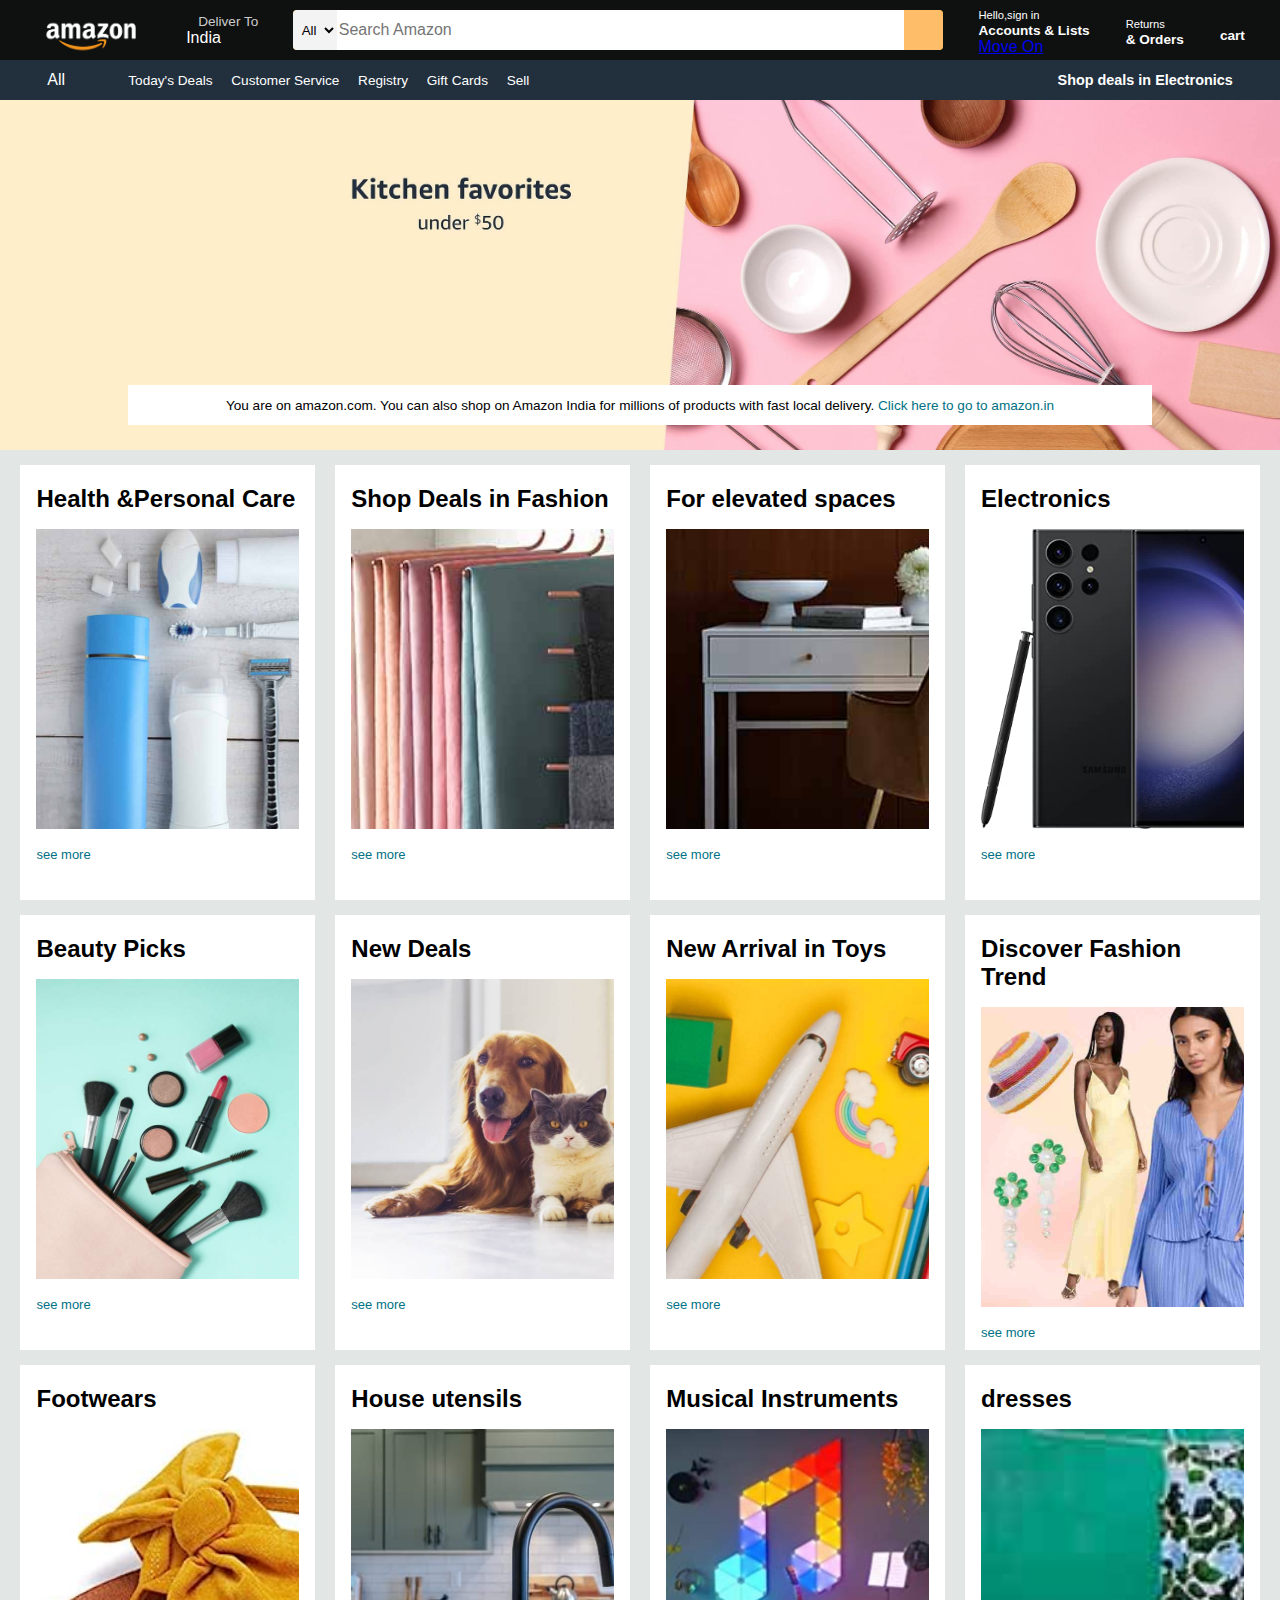
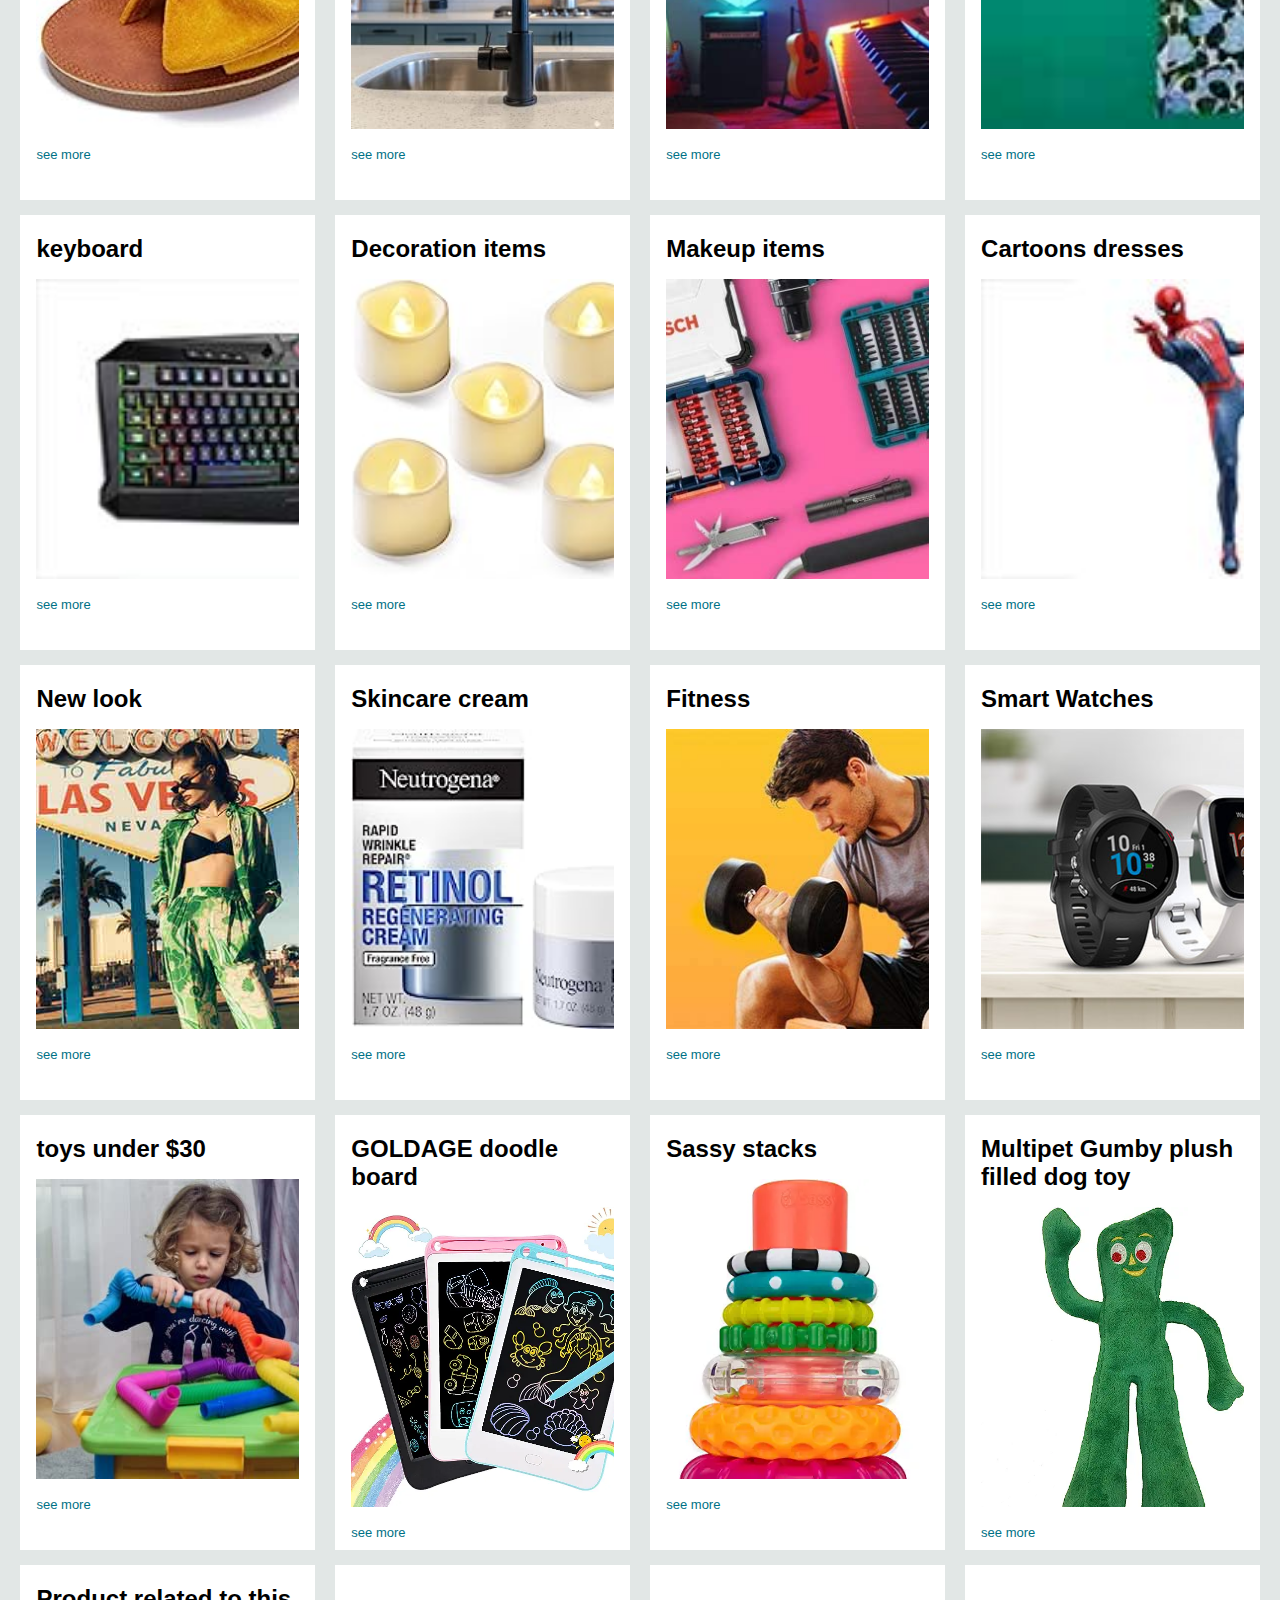
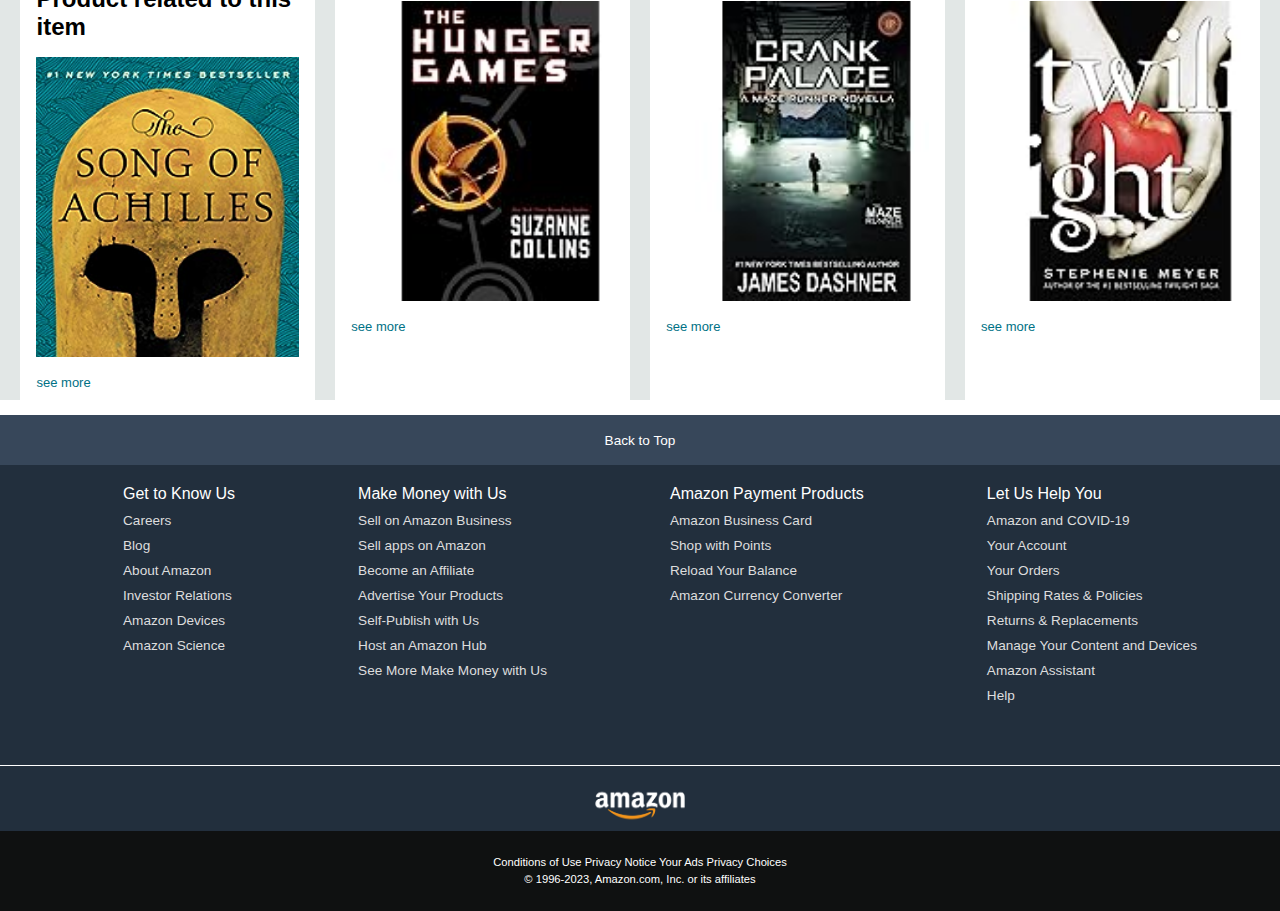
<file: index.html>
<!DOCTYPE html>
<html lang="en">
  <head>
    <meta charset="UTF-8" />
    <meta name="viewport" content="width=device-width, initial-scale=1.0" />
    <title>Amazon</title>
    <link
      rel="stylesheet"
      href="https://cdnjs.cloudflare.com/ajax/libs/font-awesome/6.4.0/css/all.min.css"
      integrity="sha512-iecdLmaskl7CVkqkXNQ/ZH/XLlvWZOJyj7Yy7tcenmpD1ypASozpmT/E0iPtmFIB46ZmdtAc9eNBvH0H/ZpiBw=="
      crossorigin="anonymous"
      referrerpolicy="no-referrer"
    />
    <link rel="stylesheet" href="amazon.css" />
  </head>
  <body>
    <header>
      <div class="navbar">
        <div class="navlogo border">
          <div class="logo"></div>
        </div>
        <div class="box2-loc border">
          <p class="box2-first">Deliver To</p>
          <div class="map">
            <i class="fa-solid fa-location-dot"></i>
            <p class="box2-second">India</p>
          </div>
        </div>
        <div class="nav-search">
          <select class="box3-select">
            <option>All</option>
          </select>
          <input class="box3-search" placeholder="Search Amazon" />
          <div class="box3-icon">
            <i class="fa-solid fa-magnifying-glass"></i>
          </div>
        </div>
        <div class="box4-signin border">
          <p><span>Hello,sign in</span></p>
          <p class="box4-account">Accounts & Lists</p>
          <a href="./allFiles/2_photo.jpg"> Move On </a>
        </div>
        <div class="box5-order border">
          <p><span>Returns</span></p>
          <p class="box4-account">& Orders</p>
        </div>
        <div class="box6-cart border">
          <i class="fa-solid fa-cart-arrow-down"></i>

          cart
        </div>
      </div>

      <div class="panel">
        <div class="panel-all border">
          <i class="fa-solid fa-bars"></i>
          All
        </div>
        <div class="deals border">
          <p>Today's Deals</p>
          <p>Customer Service</p>
          <p>Registry</p>
          <p>Gift Cards</p>
          <p>Sell</p>
        </div>
        <div class="panel-last border">Shop deals in Electronics</div>
      </div>
    </header>
    <div class="hero_section">
      <div class="hero">
        <p>
          You are on amazon.com. You can also shop on Amazon India for millions
          of products with fast local delivery.
          <a> Click here to go to amazon.in</a>
        </p>
      </div>
    </div>

    <div class="shop_section">
      <div class="box">
        <div class="shopbox_1">
          <h2>Health &Personal Care</h2>
          <div
            class="box-img"
            style="background-image: url('./allFiles/box2_image.jpg')"
          ></div>
          <a>see more</a>
        </div>
      </div>
      <div class="box">
        <div class="shopbox_1">
          <h2>Shop Deals in Fashion</h2>
          <div
            class="box-img"
            style="background-image: url('./allFiles/box1_image.jpg')"
          ></div>
          <a>see more</a>
        </div>
      </div>

      <div class="box">
        <div class="shopbox_1">
          <h2>For elevated spaces</h2>
          <div
            class="box-img"
            style="background-image: url('./allFiles/box3_image.jpg')"
          ></div>
          <a>see more</a>
        </div>
      </div>

      <div class="box">
        <div class="shopbox_1">
          <h2>Electronics</h2>
          <div
            class="box-img"
            style="background-image: url('./allFiles/box4_image.jpg')"
          ></div>
          <a>see more</a>
        </div>
      </div>
      <div class="box">
        <div class="shopbox_1">
          <h2>Beauty Picks</h2>
          <div
            class="box-img"
            style="background-image: url('./allFiles/box5_image.jpg')"
          ></div>
          <a>see more</a>
        </div>
      </div>
      <div class="box">
        <div class="shopbox_1">
          <h2>New Deals</h2>
          <div
            class="box-img"
            style="background-image: url('./allFiles/box6_image.jpg')"
          ></div>
          <a>see more</a>
        </div>
      </div>

      <div class="box">
        <div class="shopbox_1">
          <h2>New Arrival in Toys</h2>
          <div
            class="box-img"
            style="background-image: url('./allFiles/box7_image.jpg')"
          ></div>
          <a>see more</a>
        </div>
      </div>

      <div class="box">
        <div class="shopbox_1">
          <h2>Discover Fashion Trend</h2>
          <div
            class="box-img"
            style="background-image: url('./allFiles/box8_image.jpg')"
          ></div>
          <a>see more</a>
        </div>
      </div>

      <div class="box">
        <div class="shopbox_1">
          <h2>Footwears</h2>
          <div
            class="box-img"
            style="background-image: url('./allFiles/box_9.jpg')"
          ></div>
          <a>see more</a>
        </div>
      </div>

      <div class="box">
        <div class="shopbox_1">
          <h2>House utensils</h2>
          <div
            class="box-img"
            style="background-image: url('./allFiles/box_10.jpg')"
          ></div>
          <a>see more</a>
        </div>
      </div>

      <div class="box">
        <div class="shopbox_1">
          <h2>Musical Instruments</h2>
          <div
            class="box-img"
            style="background-image: url('./allFiles/box_11.jpg')"
          ></div>
          <a>see more</a>
        </div>
      </div>

      <div class="box">
        <div class="shopbox_1">
          <h2>dresses</h2>
          <div
            class="box-img"
            style="background-image: url('./allFiles/box_12.jpg')"
          ></div>
          <a>see more</a>
        </div>
      </div>

      <div class="box">
        <div class="shopbox_1">
          <h2>keyboard</h2>
          <div
            class="box-img"
            style="background-image: url('./allFiles/box_13.jpg')"
          ></div>
          <a>see more</a>
        </div>
      </div>

      <div class="box">
        <div class="shopbox_1">
          <h2>Decoration items</h2>
          <div
            class="box-img"
            style="background-image: url('./allFiles/box_14.jpg')"
          ></div>
          <a>see more</a>
        </div>
      </div>

      <div class="box">
        <div class="shopbox_1">
          <h2>Makeup items</h2>
          <div
            class="box-img"
            style="background-image: url('./allFiles/box_16.jpg')"
          ></div>
          <a>see more</a>
        </div>
      </div>

      <div class="box">
        <div class="shopbox_1">
          <h2>Cartoons dresses</h2>
          <div
            class="box-img"
            style="background-image: url('./allFiles/box_17.jpg')"
          ></div>
          <a>see more</a>
        </div>
      </div>

      <div class="box">
        <div class="shopbox_1">
          <h2>New look</h2>
          <div
            class="box-img"
            style="background-image: url('./allFiles/box_20.jpg')"
          ></div>
          <a>see more</a>
        </div>
      </div>

      <div class="box">
        <div class="shopbox_1">
          <h2>Skincare cream</h2>
          <div
            class="box-img"
            style="background-image: url('./allFiles/box_21.jpg')"
          ></div>
          <a>see more</a>
        </div>
      </div>

      <div class="box">
        <div class="shopbox_1">
          <h2>Fitness</h2>
          <div
            class="box-img"
            style="background-image: url('./allFiles/box_22.jpg')"
          ></div>
          <a>see more</a>
        </div>
      </div>

      <div class="box">
        <div class="shopbox_1">
          <h2>Smart Watches</h2>
          <div
            class="box-img"
            style="background-image: url('./allFiles/box_23.jpg')"
          ></div>
          <a>see more</a>
        </div>
      </div>
      <div class="box">
        <div class="shopbox_1">
          <h2>toys under $30</h2>
          <div
            class="box-img"
            style="background-image: url('./allFiles/toysunder$30.jpg')"
          ></div>
          <a>see more</a>
        </div>
      </div>
      <div class="box">
        <div class="shopbox_1">
          <h2>GOLDAGE doodle board</h2>
          <div
            class="box-img"
            style="background-image: url('./allFiles/GOLDAGEdoodleboard.webp')"
          ></div>
          <a>see more</a>
        </div>
      </div>
      <div class="box">
        <div class="shopbox_1">
          <h2>Sassy stacks</h2>
          <div
            class="box-img"
            style="background-image: url('./allFiles/Sassy\ stacks.webp ')"
          ></div>
          <a>see more</a>
        </div>
      </div>
      <div class="box">
        <div class="shopbox_1">
          <h2>Multipet Gumby plush filled dog toy</h2>
          <div
            class="box-img"
            style="
              background-image: url('./allFiles/Multipet\ Gumby\ plush\ filled\ dog\ toy.webp');
            "
          ></div>
          <a>see more</a>
        </div>
      </div>
      <div class="box">
        <div class="shopbox_1">
          <h2>Product related to this item</h2>
          <div
            class="box-img"
            style="background-image: url('./allFiles/N1.png')"
          ></div>
          <a>see more</a>
        </div>
      </div>
      <div class="box">
        <div class="shopbox_1">
          <h2></h2>
          <div
            class="box-img"
            style="background-image: url('./allFiles/N2.jpg')"
          ></div>
          <a>see more</a>
        </div>
      </div>
      <div class="box">
        <div class="shopbox_1">
          <h2></h2>
          <div
            class="box-img"
            style="background-image: url('./allFiles/N3.jpg')"
          ></div>
          <a>see more</a>
        </div>
      </div>
      <div class="box">
        <div class="shopbox_1">
          <h2></h2>
          <div
            class="box-img"
            style="background-image: url('./allFiles/N4.jpg')"
          ></div>
          <a>see more</a>
        </div>
      </div>
    </div>

    <main></main>
    <footer>
      <div class="foot_panel1">Back to Top</div>
      <div class="foot_panel2">
        <ul>
          <p>Get to Know Us</p>
          <a>Careers</a>
          <a>Blog</a>
          <a>About Amazon</a>
          <a> Investor Relations</a>
          <a>Amazon Devices</a>
          <a>Amazon Science </a>
        </ul>
        <ul>
          <p>Make Money with Us</p>
          <a>Sell on Amazon Business</a>
          <a>Sell apps on Amazon</a>
          <a>Become an Affiliate</a>
          <a>Advertise Your Products</a>
          <a>Self-Publish with Us</a>
          <a>Host an Amazon Hub</a>
          <a>See More Make Money with Us</a>
        </ul>
        <ul>
          <p>Amazon Payment Products</p>
          <a>Amazon Business Card</a>
          <a>Shop with Points</a>
          <a>Reload Your Balance</a>
          <a>Amazon Currency Converter </a>
        </ul>
        <ul>
          <p>Let Us Help You</p>
          <a>Amazon and COVID-19</a>
          <a>Your Account</a>
          <a>Your Orders</a>
          <a>Shipping Rates & Policies </a>
          <a>Returns & Replacements</a>
          <a> Manage Your Content and Devices</a>
          <a>Amazon Assistant</a>
          <a>Help</a>
        </ul>
      </div>
      <div class="foot_panel3">
        <div class="logo"></div>
      </div>

      <div class="foot_panel4">
        <div class="pages">
          <a>Conditions of Use</a>
          <a>Privacy Notice</a>
          <a>Your Ads Privacy Choices</a>
        </div>

        <div class="copyright">
          © 1996-2023, Amazon.com, Inc. or its affiliates
        </div>
      </div>
    </footer>
  </body>
</html>
</file>
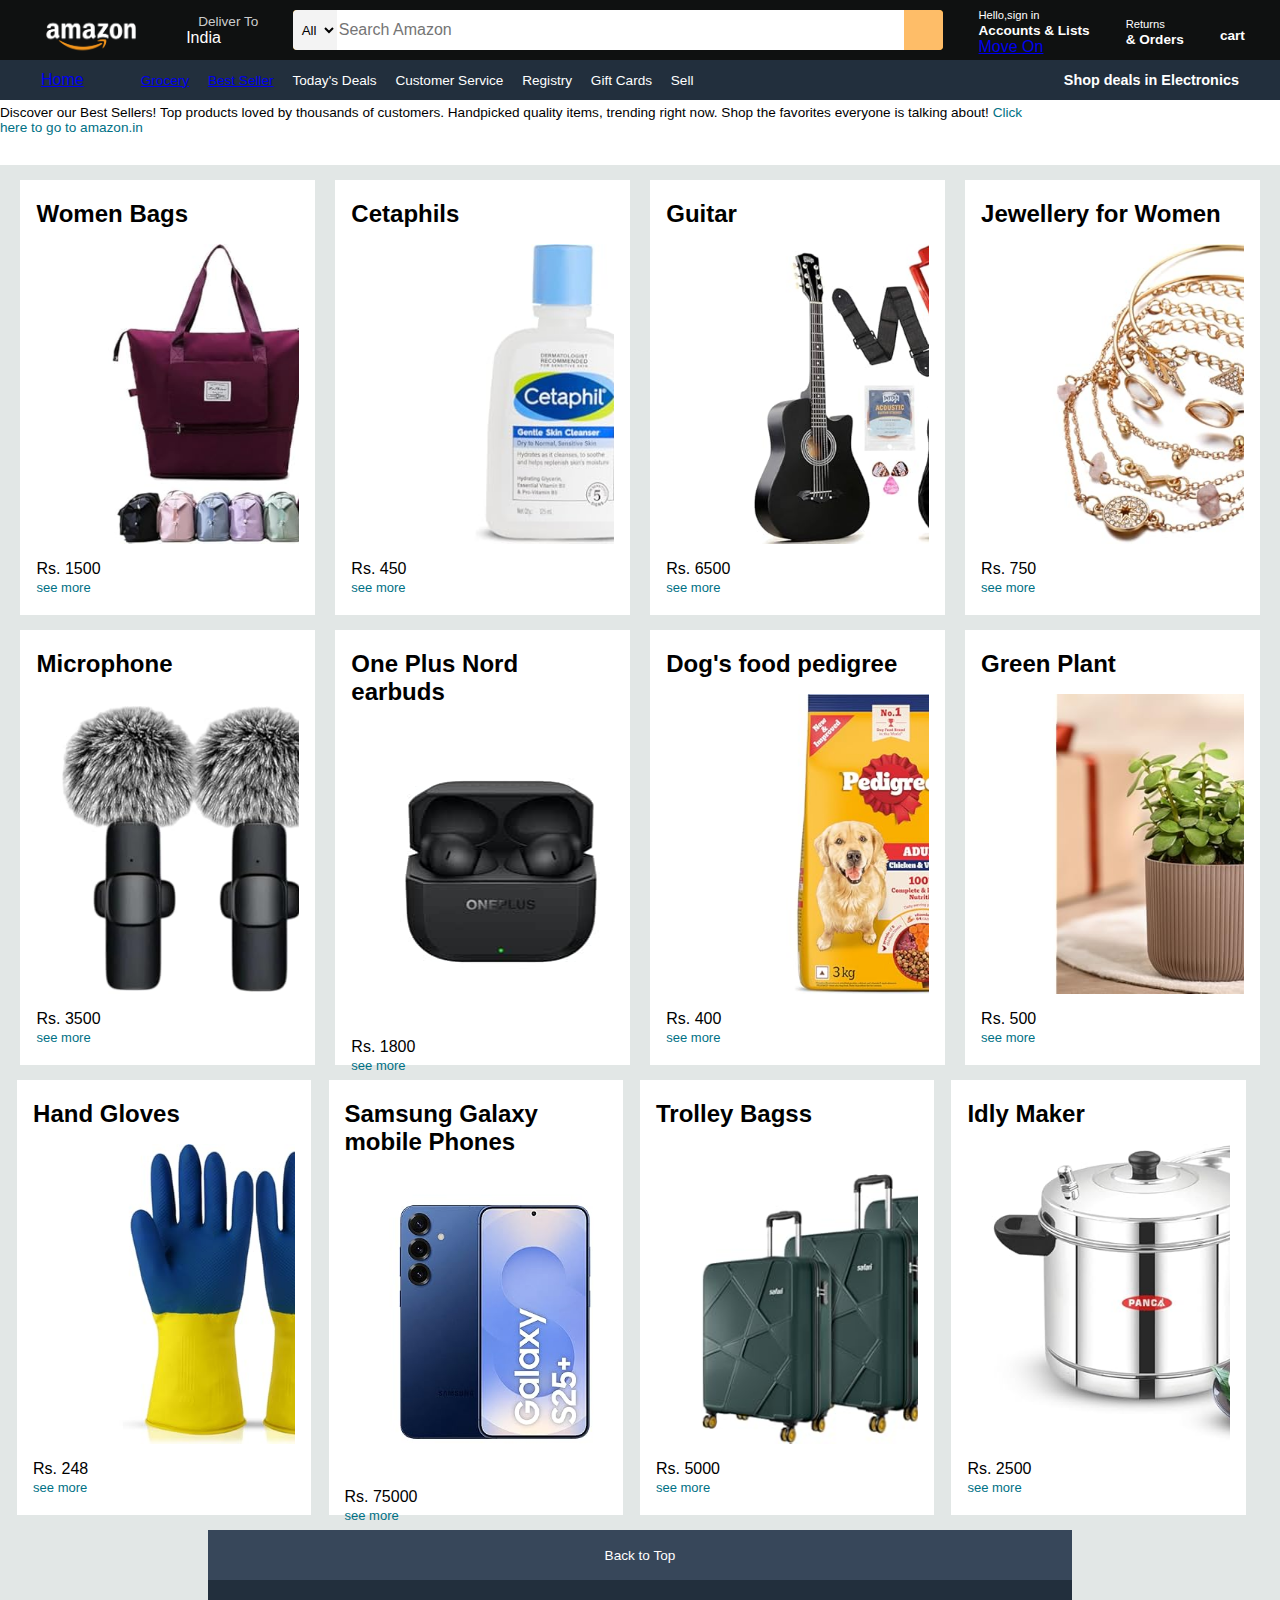
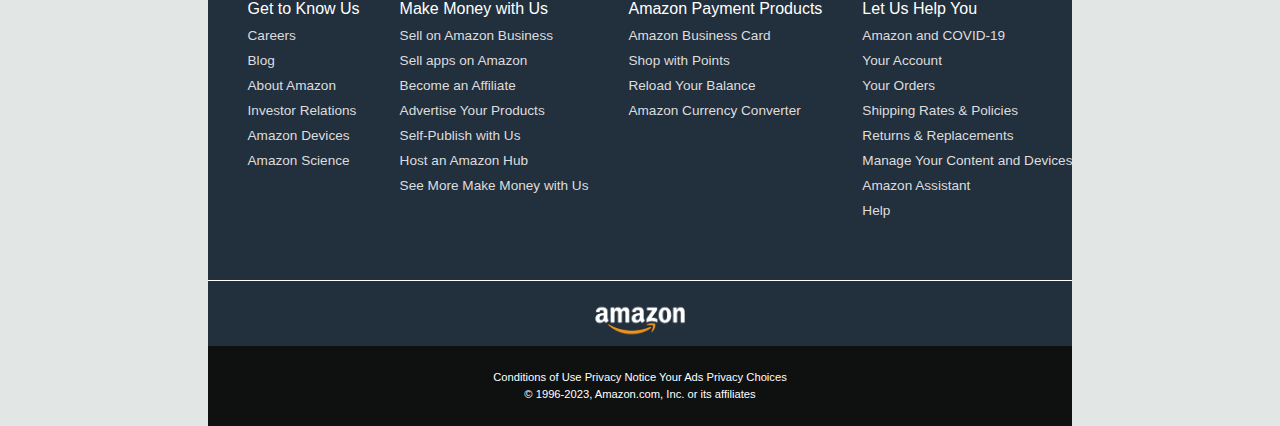
<file: best-seller.html>
<!DOCTYPE html>
<html lang="en">
  <head>
    <meta charset="UTF-8" />
    <meta name="viewport" content="width=device-width, initial-scale=1.0" />
    <title>Amazon</title>
    <link
      rel="stylesheet"
      href="https://cdnjs.cloudflare.com/ajax/libs/font-awesome/6.4.0/css/all.min.css"
      integrity="sha512-iecdLmaskl7CVkqkXNQ/ZH/XLlvWZOJyj7Yy7tcenmpD1ypASozpmT/E0iPtmFIB46ZmdtAc9eNBvH0H/ZpiBw=="
      crossorigin="anonymous"
      referrerpolicy="no-referrer"
    />
    <link rel="stylesheet" href="amazon.css" />
  </head>
  <body>
    <header>
      <div class="navbar">
        <div class="navlogo border">
          <div class="logo"></div>
        
        </div>
        <div class="box2-loc border">
          <p class="box2-first">Deliver To</p>
          <div class="map">
            <i class="fa-solid fa-location-dot"></i>
            <p class="box2-second">India</p>
          </div>
        </div>
        <div class="nav-search">
          <select class="box3-select">
            <option>All</option>
          </select>
          <input class="box3-search" placeholder="Search Amazon" />
          <div class="box3-icon">
            <i class="fa-solid fa-magnifying-glass"></i>
          </div>
        </div>
        <div class="box4-signin border">
          <p><span>Hello,sign in</span></p>
          <p class="box4-account">Accounts & Lists</p>
          <a href="./allFiles/2_photo.jpg"> Move On </a>
        </div>
        <div class="box5-order border">
          <p><span>Returns</span></p>
          <p class="box4-account">& Orders</p>
        </div>
        <div class="box6-cart border">
          <i class="fa-solid fa-cart-arrow-down"></i>

          cart
        </div>
      </div>
   

      <div class="panel">
        <div class="panel-all border">
          <i class="fa-solid fa-bars"></i>
         <a href="/" class="homePage"> Home</a>
        </div>
        <div class="deals border">
          <p ><a class="grocery" href="grocery.html">Grocery</a></p>
          <p> <a class="best-seller" href="best-seller.html">Best Seller</a></p>
          <p>Today's Deals</p>
          <p>Customer Service</p>
          <p>Registry</p>
          <p>Gift Cards</p>
          <p>Sell</p>
        </div>
        <div class="panel-last border">Shop deals in Electronics</div>
      </div>
    </header>
    <div class="hero_grocery_section">
      <div class="hero">
        <p class="best-seller-prompt">
          Discover our Best Sellers!
Top products loved by thousands of customers.
Handpicked quality items, trending right now.
Shop the favorites everyone is talking about!
          <a> Click here to go to amazon.in</a>
        </p>
      </div>
    </div>

    <div class="shop_section">
      <div class="box">
        <div class="shopbox_1">
          <h2>Women Bags</h2>
          <div
            class="box-img"
            style="background-image: url('./allFiles/best-seller_bags-for-women.jpg')"
          ></div>
          <div class="price">Rs. 1500</div>
          <a>see more</a>
        </div>
      </div>
      <div class="box">
        <div class="shopbox_1">
          <h2>Cetaphils</h2>
          <div
            class="box-img"
            style="background-image: url('./allFiles/best-seller_cetaphil.jpg')"
          ></div>
          <div class="price">Rs. 450</div>
          <a>see more</a>
        </div>
      </div>

      <div class="box">
        <div class="shopbox_1">
          <h2>Guitar</h2>
          <div
            class="box-img"
            style="background-image: url('./allFiles/best-seller_guitar.jpg')"
          ></div>
          <div class="price">Rs. 6500</div>
          <a>see more</a>
        </div>
      </div>

      <div class="box">
        <div class="shopbox_1">
          <h2>Jewellery for Women</h2>
          <div
            class="box-img"
            style="background-image: url('./allFiles/best-seller_jewellery.jpg')"
          ></div>
          <div class="price">Rs. 750</div>
          <a>see more</a>
        </div>
      </div>
      <div class="box">
        <div class="shopbox_1">
          <h2>Microphone</h2>
          <div
            class="box-img"
            style="background-image: url('./allFiles/best-seller_mic.jpg')"
          ></div>
          <div class="price">Rs. 3500</div>
          <a>see more</a>
        </div>
      </div>
      <div class="box">
        <div class="shopbox_1">
          <h2>One Plus Nord earbuds</h2>
          <div
            class="box-img"
            style="background-image: url('./allFiles/best-seller_onePlus_nord.jpg')"
          ></div>
          <div class="price">Rs. 1800</div>
          <a>see more</a>
        </div>
      </div>

      <div class="box">
        <div class="shopbox_1">
          <h2>Dog's food pedigree</h2>
          <div
            class="box-img"
            style="background-image: url('./allFiles/best-seller_pedigree.jpg')"
          ></div>
          <div class="price">Rs. 400</div>
          <a>see more</a>
        </div>
      </div>

      <div class="box">
        <div class="shopbox_1">
          <h2>Green Plant</h2>
          <div
            class="box-img"
            style="background-image: url('./allFiles/best-seller_plant.jpg')"
          ></div>
          <div class="price">Rs. 500</div>
          <a>see more</a>
        </div>
      </div>

      <div class="box">
        <div class="shopbox_1">
          <h2>Hand Gloves</h2>
          <div
            class="box-img"
            style="background-image: url('./allFiles/best-seller_rubber_hand_gloves.jpg')"
          ></div>
          <div class="price">Rs. 248</div>
          <a>see more</a>
        </div>
      </div>

      <div class="box">
        <div class="shopbox_1">
          <h2>Samsung Galaxy mobile Phones</h2>
          <div
            class="box-img"
            style="background-image: url('./allFiles/best-seller_samsung_galaxy.jpg')"
          ></div>
          <div class="price">Rs. 75000</div>
          
          <a>see more</a>
        </div>
      </div>

      <div class="box">
        <div class="shopbox_1">
          <h2>Trolley Bagss</h2>
          <div
            class="box-img"
            style="background-image: url('./allFiles/best-seller_trolley_bags.jpg')"
          ></div>
          <div class="price">Rs. 5000</div>
          <a>see more</a>
        </div>
      </div>

      <div class="box">
        <div class="shopbox_1">
          <h2>Idly Maker</h2>
          <div
            class="box-img"
            style="background-image: url('./allFiles/best-seller_idly_maker.jpg')"
          ></div>
          <div class="price">Rs. 2500</div>
          <a>see more</a>
        </div>
      </div>

   

    <main></main>
    <footer class="footer">
      <div class="foot_panel1">Back to Top</div>
      <div class="foot_panel2">
        <ul>
          <p>Get to Know Us</p>
          <a>Careers</a>
          <a>Blog</a>
          <a>About Amazon</a>
          <a> Investor Relations</a>
          <a>Amazon Devices</a>
          <a>Amazon Science </a>
        </ul>
        <ul>
          <p>Make Money with Us</p>
          <a>Sell on Amazon Business</a>
          <a>Sell apps on Amazon</a>
          <a>Become an Affiliate</a>
          <a>Advertise Your Products</a>
          <a>Self-Publish with Us</a>
          <a>Host an Amazon Hub</a>
          <a>See More Make Money with Us</a>
        </ul>
        <ul>
          <p>Amazon Payment Products</p>
          <a>Amazon Business Card</a>
          <a>Shop with Points</a>
          <a>Reload Your Balance</a>
          <a>Amazon Currency Converter </a>
        </ul>
        <ul>
          <p>Let Us Help You</p>
          <a>Amazon and COVID-19</a>
          <a>Your Account</a>
          <a>Your Orders</a>
          <a>Shipping Rates & Policies </a>
          <a>Returns & Replacements</a>
          <a> Manage Your Content and Devices</a>
          <a>Amazon Assistant</a>
          <a>Help</a>
        </ul>
      </div>
      <div class="foot_panel3">
        <div class="logo"></div>
      </div>

      <div class="foot_panel4">
        <div class="pages">
          <a>Conditions of Use</a>
          <a>Privacy Notice</a>
          <a>Your Ads Privacy Choices</a>
        </div>

        <div class="copyright">
          © 1996-2023, Amazon.com, Inc. or its affiliates
        </div>
      </div>
    </footer>
  </body>
</html>
</file>
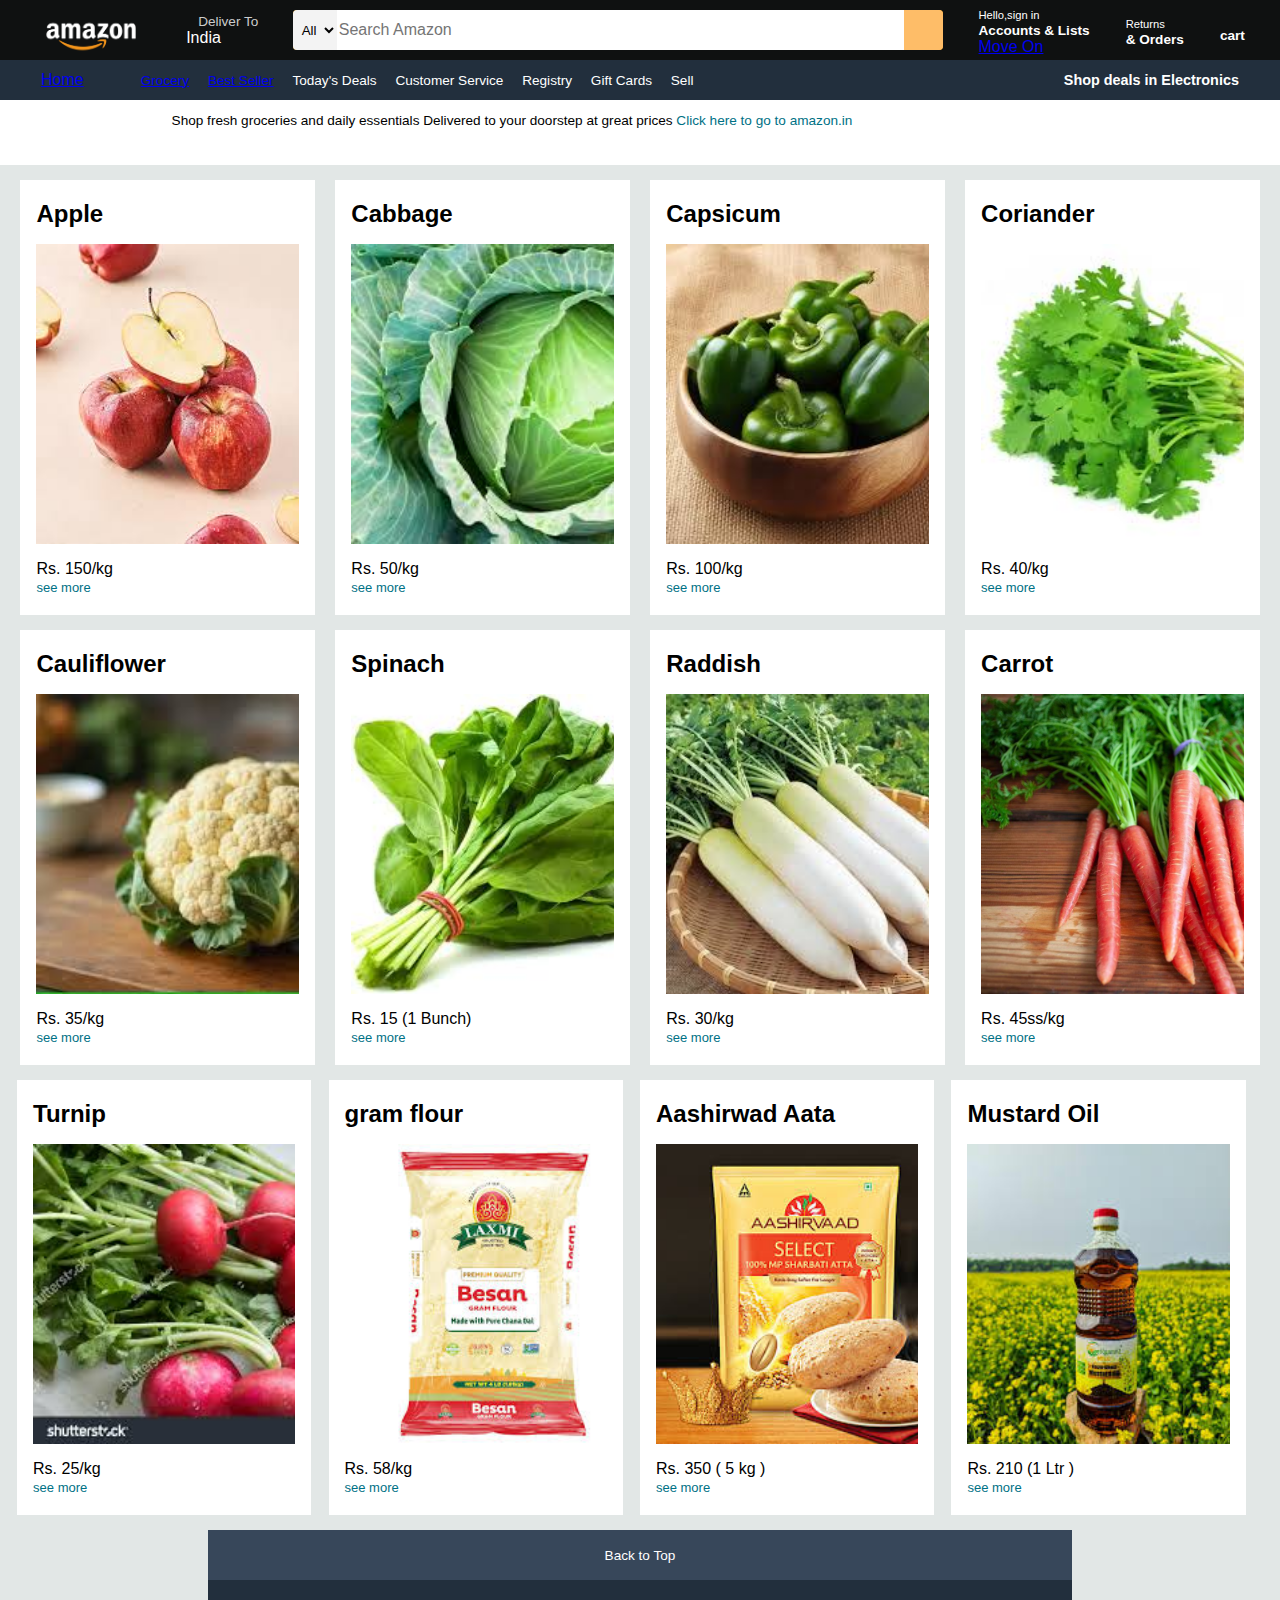
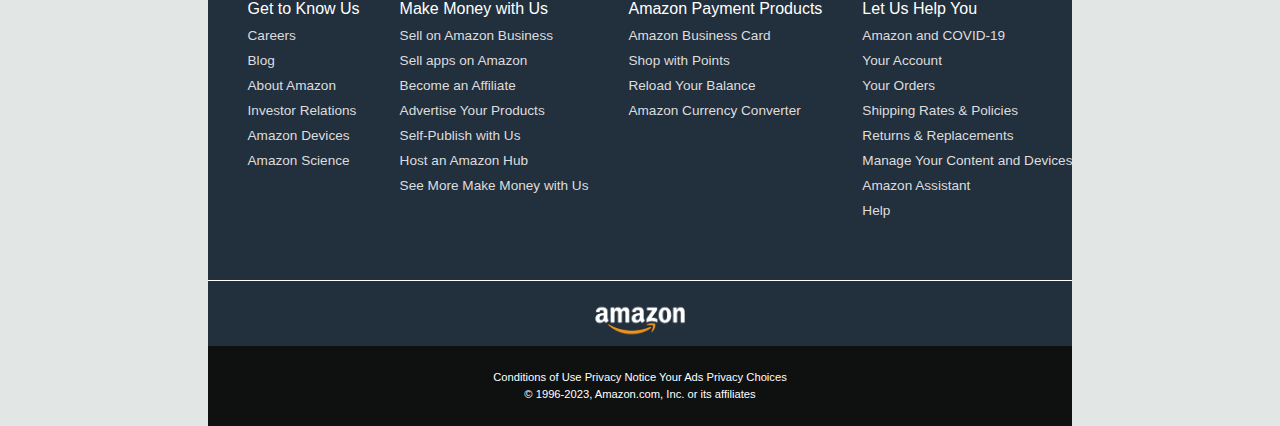
<file: grocery.html>
<!DOCTYPE html>
<html lang="en">
  <head>
    <meta charset="UTF-8" />
    <meta name="viewport" content="width=device-width, initial-scale=1.0" />
    <title>Amazon</title>
    <link
      rel="stylesheet"
      href="https://cdnjs.cloudflare.com/ajax/libs/font-awesome/6.4.0/css/all.min.css"
      integrity="sha512-iecdLmaskl7CVkqkXNQ/ZH/XLlvWZOJyj7Yy7tcenmpD1ypASozpmT/E0iPtmFIB46ZmdtAc9eNBvH0H/ZpiBw=="
      crossorigin="anonymous"
      referrerpolicy="no-referrer"
    />
    <link rel="stylesheet" href="amazon.css" />
  </head>
  <body>
    <header>
      <div class="navbar">
        <div class="navlogo border">
          <div class="logo"></div>
        
        </div>
        <div class="box2-loc border">
          <p class="box2-first">Deliver To</p>
          <div class="map">
            <i class="fa-solid fa-location-dot"></i>
            <p class="box2-second">India</p>
          </div>
        </div>
        <div class="nav-search">
          <select class="box3-select">
            <option>All</option>
          </select>
          <input class="box3-search" placeholder="Search Amazon" />
          <div class="box3-icon">
            <i class="fa-solid fa-magnifying-glass"></i>
          </div>
        </div>
        <div class="box4-signin border">
          <p><span>Hello,sign in</span></p>
          <p class="box4-account">Accounts & Lists</p>
          <a href="./allFiles/2_photo.jpg"> Move On </a>
        </div>
        <div class="box5-order border">
          <p><span>Returns</span></p>
          <p class="box4-account">& Orders</p>
        </div>
        <div class="box6-cart border">
          <i class="fa-solid fa-cart-arrow-down"></i>

          cart
        </div>
      </div>
      

      <div class="panel">
        <div class="panel-all border">
          <i class="fa-solid fa-bars"></i>
        <a href="/" class="homePage"> Home</a>
        </div>
        <div class="deals border">
          <p ><a class="grocery" href="grocery.html">Grocery</a></p>
          <p> <a class="best-seller" href="best-seller.html">Best Seller</a></p>
          <p>Today's Deals</p>
          <p>Customer Service</p>
          <p>Registry</p>
          <p>Gift Cards</p>
          <p>Sell</p>
        </div>
        <div class="panel-last border">Shop deals in Electronics</div>
      </div>
    </header>
    <div class="hero_grocery_section">
      <div class="hero">
        <p>
          Shop fresh groceries and daily essentials
Delivered to your doorstep at great prices
          <a> Click here to go to amazon.in</a>
        </p>
      </div>
    </div>

    <div class="shop_section">
      <div class="box">
        <div class="shopbox_1">
          <h2>Apple</h2>
          <div
            class="box-img"
            style="background-image: url('./allFiles/grocery_apple.jpg')"
          ></div>
          <div class="price">Rs. 150/kg</div>
          <a>see more</a>
        </div>
      </div>
      <div class="box">
        <div class="shopbox_1">
          <h2>Cabbage</h2>
          <div
            class="box-img"
            style="background-image: url('./allFiles/grocery_cabbage.jpg')"
          ></div>
          <div class="price">Rs. 50/kg</div>
          <a>see more</a>
        </div>
      </div>

      <div class="box">
        <div class="shopbox_1">
          <h2>Capsicum</h2>
          <div
            class="box-img"
            style="background-image: url('./allFiles/grocery_capsicum.jpg')"
          ></div>
          <div class="price">Rs. 100/kg</div>
          <a>see more</a>
        </div>
      </div>

      <div class="box">
        <div class="shopbox_1">
          <h2>Coriander</h2>
          <div
            class="box-img"
            style="background-image: url('./allFiles/grocery_corriender.jpg')"
          ></div>
          <div class="price">Rs. 40/kg</div>
          <a>see more</a>
        </div>
      </div>
      <div class="box">
        <div class="shopbox_1">
          <h2>Cauliflower</h2>
          <div
            class="box-img"
            style="background-image: url('./allFiles/grocery_cauliflower.jpg')"
          ></div>
          <div class="price">Rs. 35/kg</div>
          <a>see more</a>
        </div>
      </div>
      <div class="box">
        <div class="shopbox_1">
          <h2>Spinach</h2>
          <div
            class="box-img"
            style="background-image: url('./allFiles/grocery_spinach.jpg')"
          ></div>
          <div class="price">Rs. 15 (1 Bunch)</div>
          <a>see more</a>
        </div>
      </div>

      <div class="box">
        <div class="shopbox_1">
          <h2>Raddish</h2>
          <div
            class="box-img"
            style="background-image: url('./allFiles/grocery_raddish.jpg')"
          ></div>
          <div class="price">Rs. 30/kg</div>
          <a>see more</a>
        </div>
      </div>

      <div class="box">
        <div class="shopbox_1">
          <h2>Carrot</h2>
          <div
            class="box-img"
            style="background-image: url('./allFiles/grocery_carrot.jpg')"
          ></div>
          <div class="price">Rs. 45ss/kg</div>
          <a>see more</a>
        </div>
      </div>

      <div class="box">
        <div class="shopbox_1">
          <h2>Turnip</h2>
          <div
            class="box-img"
            style="background-image: url('./allFiles/grocery_turnip.jpg')"
          ></div>
          <div class="price">Rs. 25/kg</div>
          <a>see more</a>
        </div>
      </div>

      <div class="box">
        <div class="shopbox_1">
          <h2>gram flour</h2>
          <div
            class="box-img"
            style="background-image: url('./allFiles/grocery_Besan.jpg')"
          ></div>
          <div class="price">Rs. 58/kg</div>
          <a>see more</a>
        </div>
      </div>

      <div class="box">
        <div class="shopbox_1">
          <h2>Aashirwad Aata</h2>
          <div
            class="box-img"
            style="background-image: url('./allFiles/grocery_ashirwad.jpg')"
          ></div>
          <div class="price">Rs. 350 ( 5 kg )</div>
          <a>see more</a>
        </div>
      </div>

      <div class="box">
        <div class="shopbox_1">
          <h2>Mustard Oil</h2>
          <div
            class="box-img"
            style="background-image: url('./allFiles/grocery_mustard.jpg')"
          ></div>
          <div class="price">Rs. 210 (1 Ltr )</div>
          <a>see more</a>
        </div>
      </div>

   

    <main></main>
    <footer class="footer">
      <div class="foot_panel1">Back to Top</div>
      <div class="foot_panel2">
        <ul>
          <p>Get to Know Us</p>
          <a>Careers</a>
          <a>Blog</a>
          <a>About Amazon</a>
          <a> Investor Relations</a>
          <a>Amazon Devices</a>
          <a>Amazon Science </a>
        </ul>
        <ul>
          <p>Make Money with Us</p>
          <a>Sell on Amazon Business</a>
          <a>Sell apps on Amazon</a>
          <a>Become an Affiliate</a>
          <a>Advertise Your Products</a>
          <a>Self-Publish with Us</a>
          <a>Host an Amazon Hub</a>
          <a>See More Make Money with Us</a>
        </ul>
        <ul>
          <p>Amazon Payment Products</p>
          <a>Amazon Business Card</a>
          <a>Shop with Points</a>
          <a>Reload Your Balance</a>
          <a>Amazon Currency Converter </a>
        </ul>
        <ul>
          <p>Let Us Help You</p>
          <a>Amazon and COVID-19</a>
          <a>Your Account</a>
          <a>Your Orders</a>
          <a>Shipping Rates & Policies </a>
          <a>Returns & Replacements</a>
          <a> Manage Your Content and Devices</a>
          <a>Amazon Assistant</a>
          <a>Help</a>
        </ul>
      </div>
      <div class="foot_panel3">
        <div class="logo"></div>
      </div>

      <div class="foot_panel4">
        <div class="pages">
          <a>Conditions of Use</a>
          <a>Privacy Notice</a>
          <a>Your Ads Privacy Choices</a>
        </div>

        <div class="copyright">
          © 1996-2023, Amazon.com, Inc. or its affiliates
        </div>
      </div>
    </footer>
  </body>
</html>
</file>
<file: amazon.css>
* {
  margin: 0;
  font-family: arial;
  border: border-box;
}
.navbar {
  height: 60px;
  background-color: #0f1111;
  color: white;
  display: flex;
  justify-content: space-evenly;
  align-items: center;
}
.navlogo {
  height: 50px;
  width: 112px;
}
.logo {
  height: 50px;
  width: 112px;
  background-image: url("./allFiles/amazon_logo.png");
  background-size: cover;
}
.border {
  border: 1.5px solid transparent;
}
.border:hover {
  border: 1.5px solid white;
}

/* box 2 */

.box2-first {
  color: #cccccc;
  font-size: 0.85rem;
  margin-left: 15px;
}
.map {
  display: flex;
  align-items: center;
}
.box2-second {
  font-size: 1rem;
  margin-left: 3px;
  font-family: 700;
}

/* box 3 */
.nav-search:hover {
  border: 2px solid #febd68;
}
.nav-search {
  display: flex;
  justify-content: space-evenly;
  width: 650px;
  height: 40px;
  background-color: orange;
  border-radius: 4px;
}
.box3-select {
  background-color: #f3f3f3;
  width: 50px;
  border-top-left-radius: 4px;
  border-bottom-left-radius: 4px;
  text-align: center;
  border: none;
}
.box3-search {
  width: 100%;
  font-size: 1rem;
  border: none;
}
.box3-icon {
  width: 45px;
  display: flex;
  justify-content: center;
  align-items: center;
  font-size: 1.3rem;
  background-color: #febd68;
  border-top-right-radius: 4px;
  border-bottom-right-radius: 4px;
  color: #0f1111;
}

/* box 4 */

span {
  font-size: 0.7rem;
}
.box4-account {
  font-size: 0.85rem;
  font-weight: 700;
}

/* box 6 */

.box6-cart i {
  font-size: 30px;
}
.box6-cart {
  font-size: 0.85rem;
  font-weight: 700;
}

/* panel */

.panel {
  height: 40px;
  background-color: #222f3d;
  color: white;
  display: flex;
  justify-content: space-evenly;
  align-items: center;
}
.deals p {
  display: inline;
  margin-left: 15px;
}
.deals {
  width: 70%;
  font-size: 0.85rem;
}
.panel-last {
  font-size: 0.9rem;
  font-weight: 700;
}

/* hero section */

.hero_section {
  background-image: url("./allFiles/hero_image.jpg");
  background-size: cover;
  height: 350px;
  display: flex;
  justify-content: center;
  align-items: flex-end;
}
.hero {
  background-color: white;
  font-size: 0.85rem;
  height: 40px;
  width: 80%;
  margin-bottom: flex-end;
  display: flex;
  align-items: center;
  justify-content: center;
  margin-bottom: 25px;
}

.hero a {
  color: #007185;
}

/* shoping section */

.shop_section {
  display: flex;
  flex-wrap: wrap;
  justify-content: space-evenly;
  background-color: #e2e7e6;
}

.box {
  height: 400px;
  width: 23%;
  border: 2px solid black;
  background-color: white;
  margin-top: 15px;
  padding: 20px 0px 15px;
  border: none;
}
.box-img {
  background-size: cover;
  margin-top: 1rem;
  margin-bottom: 1rem;
  height: 300px;
}

.shopbox_1 {
  margin-left: 1rem;
  margin-right: 1rem;
}
.shopbox_1 a {
  color: #007185;
  font-size: 13px;
}

/* fullbox */

.full {
  /* background-color: #febd68; */

  margin-top: 15px;
  margin-bottom: 15px;
  display: flex;
  align-items: center;
  justify-content: center;
}

.sectionA {
  margin-left: 0.65rem;
  margin-right: 0.65rem;

  height: 320px;
  width: 250px;
  border: 2px solid black;
  background-color: white;
  margin-top: 15px;
  padding: 20px 15px 20px 15px;
  border: none;
}
.fullimg {
  background-size: cover;
  margin-top: 1rem;
  margin-bottom: 1rem;

  height: 250px;
  width: 250px;
}
.shop {
  color: #007185;
  font-size: 0.7rem;
}

/* class2 */

/* footer */

.foot_panel1 {
  background-color: #37475a;
  color: white;
  height: 50px;
  font-size: 0.85rem;
  display: flex;
  justify-content: center;
  align-items: center;
  margin-top: 15px;
}
.foot_panel2 {
  background-color: #222f3d;
  color: white;
  height: 300px;
  display: flex;
  justify-content: space-evenly;
}
ul {
  margin-top: 20px;
}

ul a {
  display: block;
  font-size: 0.85rem;
  margin-top: 10px;
  color: #dddddd;
}
.foot_panel3 {
  background-color: #222f3d;
  border-top: 0.5px solid white;
  height: 65px;
  display: flex;
  justify-content: center;
  align-items: center;
}

.foot_panel4 {
  background-color: #0f1111;
  color: white;
  height: 80px;
  /* display: flex;
    justify-content: center;
    align-items: center; */
}
.pages {
  font-size: 0.7rem;
  text-align: center;
  padding-top: 25px;
}
.copyright {
  font-size: 0.7rem;
  text-align: center;
  padding-top: 5px;
}
</file>
